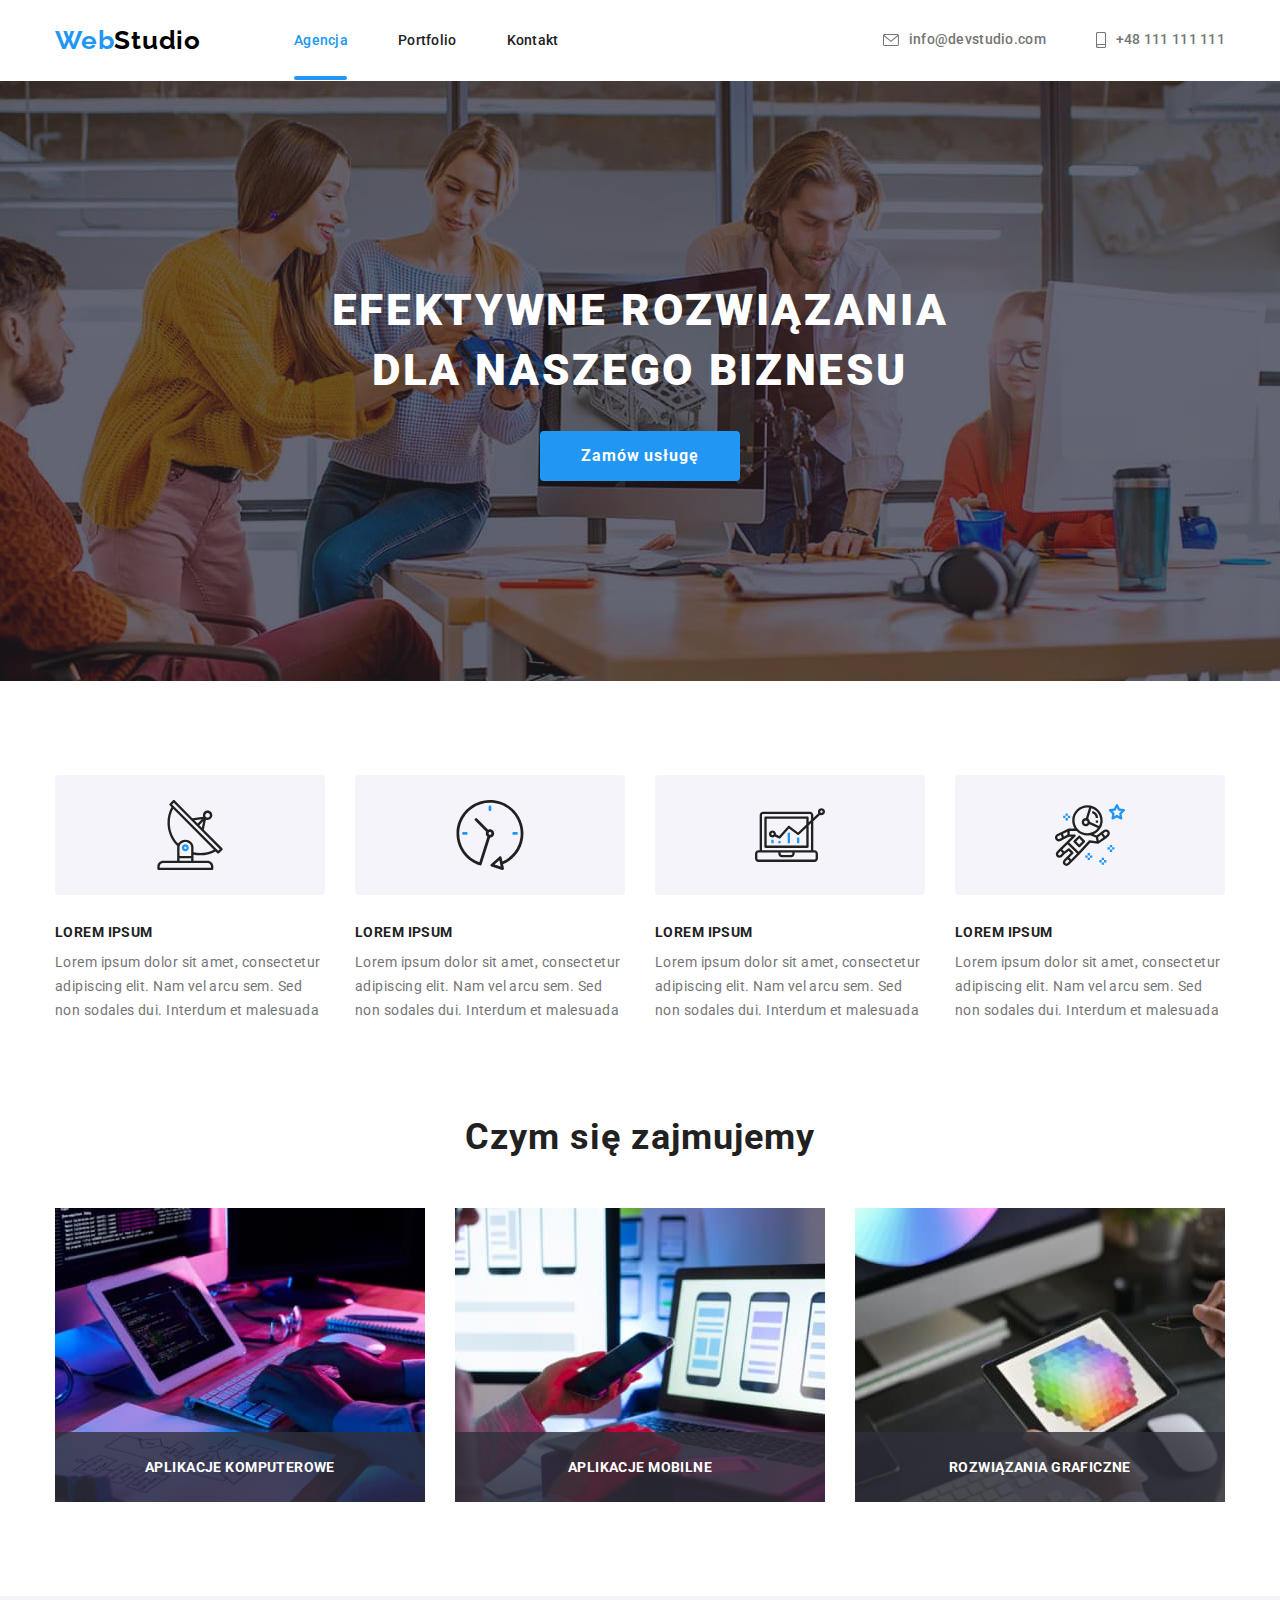
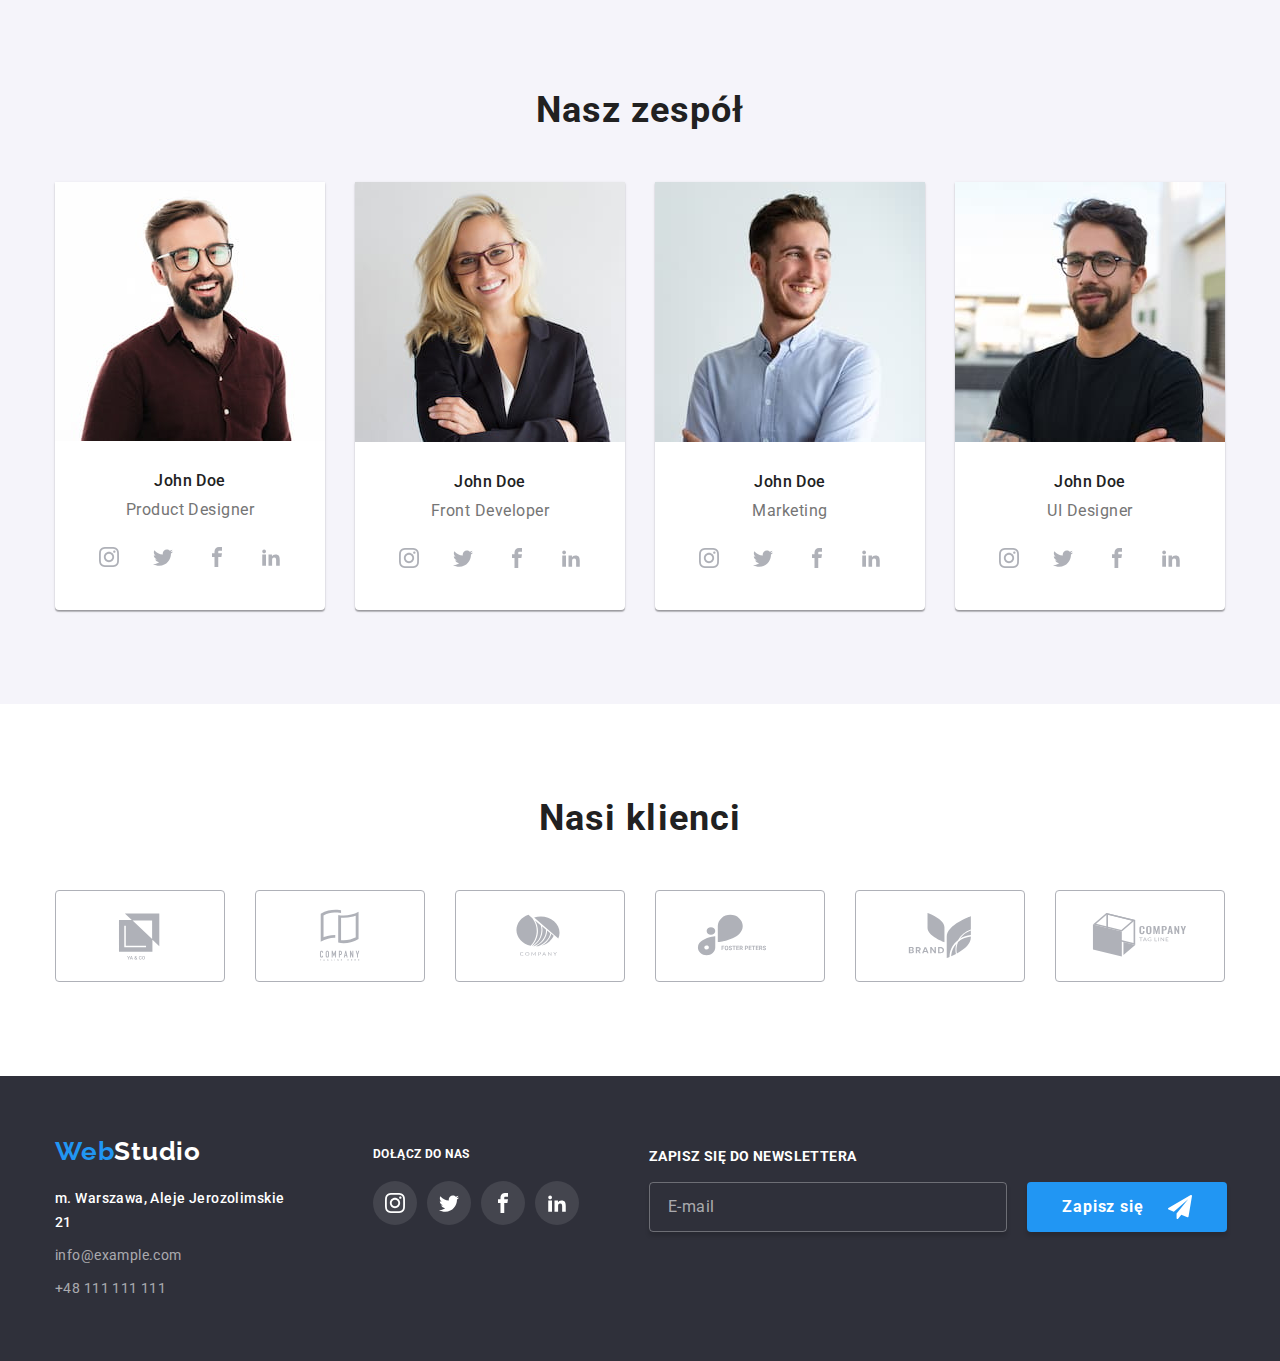
<file: index.html>
<!DOCTYPE html>
<html lang="en">

<head>
    <title>WebStudio Site</title>
    <meta charset="utf-8" />
    <meta name="description" content="Main Page Webstudio's Company" />
    <link rel="stylesheet" href="./css/modern-normalize.min.css" />
    <link rel="stylesheet" href="./css/style.css" />
    <!-- Czcionki -->
    <link rel="preconnect" href="https://fonts.googleapis.com">
    <link rel="preconnect" href="https://fonts.gstatic.com" crossorigin>
    <link
        href="https://fonts.googleapis.com/css2?family=Raleway:wght@700&family=Roboto:wght@400;500;700;900&display=swap"
        rel="stylesheet">
</head>

<body>
        
    
        
    <header>
            
        <div class="container header-mp">

        
                <a href="./index.html" class="first-half-webstudio">Web<span
                        class="second-half-webstudio">Studio</span></a>
                    
                <nav class="header-nav">
                    
                
                    <ul class="header-list">
                        <li class="pseudo-agency"><a href="#agencja" class="agency-color">Agencja</a></li>
                        <li><a href="./portfolio.html" class="portfolio-color">Portfolio</a></li>
                        <li><a href="#kontakt" class="contact-color">Kontakt</a></li>
                            </ul>
                            
                </nav>
                            <ul class="contact-mp">

                        <li><a href="mailto:info@devstudio.com" class="mail-color">
                            <svg class="letter-icon" width="16px" heigh="12px">
                                <use href="./icons.svg#icon-letter"></use>
                            </svg>info@devstudio.com</a></li>

                        <li><a href="tel:+48111111111" class="number-color">
                            <svg class="phone-icon" width="10px" heigh="16px">
                                <use href="./icons.svg#icon-phone">
                            </use></svg>+48 111 111 111</a></li>

                            </ul>

        </div>
    </header>

    <main>

        
    <section class="first-class">
        
        <div class="container">
            
        <h1 class="main-page-text">EFEKTYWNE ROZWIĄZANIA DLA NASZEGO BIZNESU</h1>
        
            <button type="button" class="first-button" data-modal-open>Zamów usługę</button>

                
        </div>
        
    </section>
        

    <section class="section">
        <div class="container">
        <ul class="lorem-text">
            <li>
                <div class="lorem-box">
                <svg class="lorem-images" width="70px" height="70px" href="#"><use href="./icons.svg#icon-anthena"></use>
                </svg>
                </div>
                <h2>LOREM IPSUM</h2>
                <p>Lorem ipsum dolor sit amet, consectetur adipiscing elit. Nam vel arcu sem. Sed non sodales
                    dui. Interdum
                    et malesuada</p>
            </li>
            <li>
                <div class="lorem-box">
                <svg class="lorem-images" width="70px" height="70px" href="#"><use href="./icons.svg#icon-clock" ></use>
                </svg>
                </div>

                <h2>LOREM IPSUM</h2>
                <p>Lorem ipsum dolor sit amet, consectetur adipiscing elit. Nam vel arcu sem. Sed non sodales
                    dui. Interdum
                    et malesuada</p>
                
            </li>
            <li>
                <div class="lorem-box">
                <svg class="lorem-images" width="70px" height="70px" href="#"><use href="./icons.svg#icon-computer"></use>
                </svg>
                </div>

                <h2>LOREM IPSUM</h2>
                <p>Lorem ipsum dolor sit amet, consectetur adipiscing elit. Nam vel arcu sem. Sed non sodales
                    dui. Interdum
                    et malesuada</p>
            </li>
            <li>
                <div class="lorem-box">
                <svg class="lorem-images" width="70px" height="70px" href="#"><use href="./icons.svg#icon-astronaut"></use>
                </svg>
                </div>
                
                <h2>LOREM IPSUM</h2>
                <p>Lorem ipsum dolor sit amet, consectetur adipiscing elit. Nam vel arcu sem. Sed non sodales
                    dui. Interdum
                    et malesuada</p>  
            </li>
        </ul>
        </div>
        </section>
    

    <section class="section photos-section">
        <div class="container">
        <h2>Czym się zajmujemy</h2>
        <ul class="photos-list">
            <div class="aps-box">
            <li>
                
                <img src="images/p1git.jpg"
                    alt="Programmer coding in his office. Whole room shinig red. There are many office stuff on desk."
                    width="370" height="294" />
            </li>
            <p class="aps-text">APLIKACJE KOMPUTEROWE</p>
            </div>
            
            <div class="aps-box">
            <li>
                <img src="images/p2git.jpg"
                    alt="Somebody testing or making mobile app and holing phone in hand. There is 3 different mobile skin on destkop to chose."
                    width="370" height="294" />
            </li>
            <p class="aps-text">APLIKACJE MOBILNE</p>
            </div>
            <div class="aps-box">
            <li>
                <img src="images/p3git.jpg"
                    alt="Somebody holding tablet in hand. You can see full color's palle on tablet's desktop. Maybe somebody's picking theme color to new page."
                    width="370" height="294" />
            </li>
            <p class="aps-text">ROZWIĄZANIA GRAFICZNE</p>
            </div>
        </ul>
        </div>
    </section>

    <section class="section our-team">
        <div class="container">
        <h2>Nasz zespół</h2>
        <ul class="team-img">
            <li class="team-back">
                <img src="images/t1.jpg"
                    alt="John Doe. Product Designer - young, smiling dark-brown hair and full beard man with black glasses and burgundy t-shirt."
                    width="270" height="260" />
                    <div class="team-box">
                <h3>John Doe</h3>
                <p>Product Designer</p>
                <ul class="social-icons">
                    <li><svg href="#" width="20px" height="20px">
                        <use href="./icons.svg#icon-instagram"></use>
                    </svg></li>
                
                    <li><svg href="#" width="20px" height="20px">
                        <use href="./icons.svg#icon-twitter"></use>
                    </svg></li>
                
                    <li><svg href="#" width="20px" height="20px">
                        <use href="./icons.svg#icon-facebook"></use>
                    </svg></li>
                
                    <li><svg href="#" width="20px" height="20px">
                        <use href="./icons.svg#icon-linkedin"></use>
                    </svg></li>
                </ul>
                    </div>

            </li>
            <li class="team-back">
                <img src="images/t2.jpg"
                    alt="John Doe. Front Developer - young, smiling blonde women with brown glasses and dark blue jacket."
                    width="270" height="260" />
                    <div class="team-box">
                <h3>John Doe</h3>
                <p>Front Developer</p>

                <ul class="social-icons">
                    <li><svg href="#" width="20px" height="20px">
                        <use href="./icons.svg#icon-instagram"></use>
                    </svg></li>
                
                    <li><svg href="#" width="20px" height="20px">
                        <use href="./icons.svg#icon-twitter"></use>
                    </svg></li>
                
                    <li><svg href="#" width="20px" height="20px">
                        <use href="./icons.svg#icon-facebook"></use>
                    </svg></li>
                
                    <li><svg href="#" width="20px" height="20px">
                        <use href="./icons.svg#icon-linkedin"></use>
                    </svg></li>
                </ul>
                    </div>

            </li>
            <li class="team-back">
                <img src="images/t3.jpg"
                    alt="John Doe. Marketing - young, smiling dark blonde man in light blue button-down shirt."
                    width="270" height="260" />
                    <div class="team-box">
                <h3>John Doe</h3>
                <p>Marketing</p>

                <ul class="social-icons">
                    <li><svg href="#" width="20px" height="20px">
                        <use href="./icons.svg#icon-instagram"></use>
                    </svg></li>
                
                    <li><svg href="#" width="20px" height="20px">
                        <use href="./icons.svg#icon-twitter"></use>
                    </svg></li>
                
                    <li><svg href="#" width="20px" height="20px">
                        <use href="./icons.svg#icon-facebook"></use>
                    </svg></li>
                
                    <li><svg href="#" width="20px" height="20px">
                        <use href="./icons.svg#icon-linkedin"></use>
                    </svg></li>
                </ul>
                    </div>

            </li>
            <li class="team-back">
                <img src="images/t4.jpg"
                    alt="John Doe. UI Designer - young smiling brunette man with full beard. It's a man in style of all women i think. He's waering black t-shirt and black glasses."
                    width="270" height="260" />
                    <div class="team-box">
                <h3>John Doe</h3>
                <p>UI Designer</p>
            

            <ul class="social-icons">
                <li><svg href="#" width="20px" height="20px">
                    <use href="./icons.svg#icon-instagram"></use>
                </svg></li>

                <li><svg href="#" width="20px" height="20px">
                    <use href="./icons.svg#icon-twitter"></use>
                </svg></li>

                <li><svg href="#" width="20px" height="20px">
                    <use href="./icons.svg#icon-facebook"></use>
                </svg></li>

                <li><svg href="#" width="20px" height="20px">
                    <use href="./icons.svg#icon-linkedin"></use>
                </svg></li>
            </ul>
                </div>
                
            </li>
        </ul>
        </div>
    </section>
    
    
    <section class="section">
        <div class="container our-clients">
        <h2>Nasi klienci</h2>
        <ul class="clients-icons">

        <li><svg href="#" width="106px" height="60px">
            <use href="./icons.svg#icon-Logo-1"></use>
        </svg></li>

        <li><svg href="#" width="106px" height="60px">
            <use href="./icons.svg#icon-Logo-2"></use>
        </svg></li>

        <li><svg href="#" width="106px" height="60px">
            <use href="./icons.svg#icon-Logo-3"></use>
        </svg></li>

        <li><svg href="#" width="106px" height="60px">
            <use href="./icons.svg#icon-Logo-4"></use>
        </svg></li>

        <li><svg href="#" width="106px" height="60px">
            <use href="./icons.svg#icon-Logo-5"></use>
        </svg></li>

        <li><svg href="#" width="106px" height="60px">
            <use href="./icons.svg#icon-Logo-6"></use>
        </svg></li>

        </ul>
        </div>
    </section>
    </main>

    <footer>
    
        <section class="section footer-bg">
            <div class="container adress-box">
                
                <div>
            <address>
        <a href="./index.html" class="first-half-bot"><span>Web</span><span class="second-half-bot">Studio</span></a>
                
                
            <ul>
                <li><a href="https://goo.gl/maps/rs3VnenkmmgVE36X9" target="_blank" rel="noopener noreferrer nofollow"><span class="adress-color">m. Warszawa, Aleje Jerozolimskie 21</span></a></li>
                <li><a href="meilto:info@exampe.com" class="mail-color-bot">info@example.com</a></li>
                <li><a href="tel:+48111111111"><span class="number-color-bot">+48 111 111 111</span></a></li>
            </ul>
            </address>
                </div>
            
                <div>
                    <h5 class="join-us">DOŁĄCZ DO NAS</h5>  
                    <ul class="footer-box">
                    <li><svg href="#" width="20px" height="20px">
                        <use href="./icons.svg#icon-instagram"></use>
                    </svg></li>
                
                    <li><svg href="#" width="20px" height="20px">
                        <use href="./icons.svg#icon-twitter"></use>
                    </svg></li>
                
                    <li><svg href="#" width="20px" height="20px">
                        <use href="./icons.svg#icon-facebook"></use>
                    </svg></li>
                
                    <li><svg href="#" width="20px" height="20px">
                        <use href="./icons.svg#icon-linkedin"></use>
                    </svg></li>
                    </ul>
                        
                </div class=ppage-footer-second-flexbox>
                    <form>
                        <label class="newsletter-label">
                            <span>ZAPISZ SIĘ DO NEWSLETTERA</span>
                        </label>
                        <input
                        type="email"
                        name="newsletter-email"
                        placeholder="E-mail"
                        id="email-id"
                        class="newsletter-input">
                    </form>
                    <div class="newsletter-button-flex">
                        <button type="button" class="newsletter-button"><span class="newsletter-button-span">Zapisz się</span>
                            <svg class="newsletter-icon" width="24px" height="24px">
                                <use href="./icons.svg#icon-paper-plane"></use>
                            </svg>
                        </button>
                    </div>
                </div>
        </div>
        </section>
        
    </footer>
        <div class="backdrop is-hidden" data-modal>
            <div class="modal">
                
            <button type="button" class="x-button" data-modal-close><svg class="x-symbol" width="18px" height="18px">
                <use href="./icons.svg#icon-x"></use></svg>
            </button>
            <div class="form-box">
            <h1>Zostaw swoje dane w Formularzu</h1>
            
            <form class="form-after">
                <p>Imie</p>
                <label class="icon-after">
                    <input type="text" name="name" placeholder=""/>
                </label>
                <p>Telefon</p>
                <label>Telefon
                    <input type="text" name="name" placeholder="" />
                </label>
            </div>
                
            </form>

        </div>
            </div>


    <script src="./js/modal.js"></script>
</body>

</html>
</file>
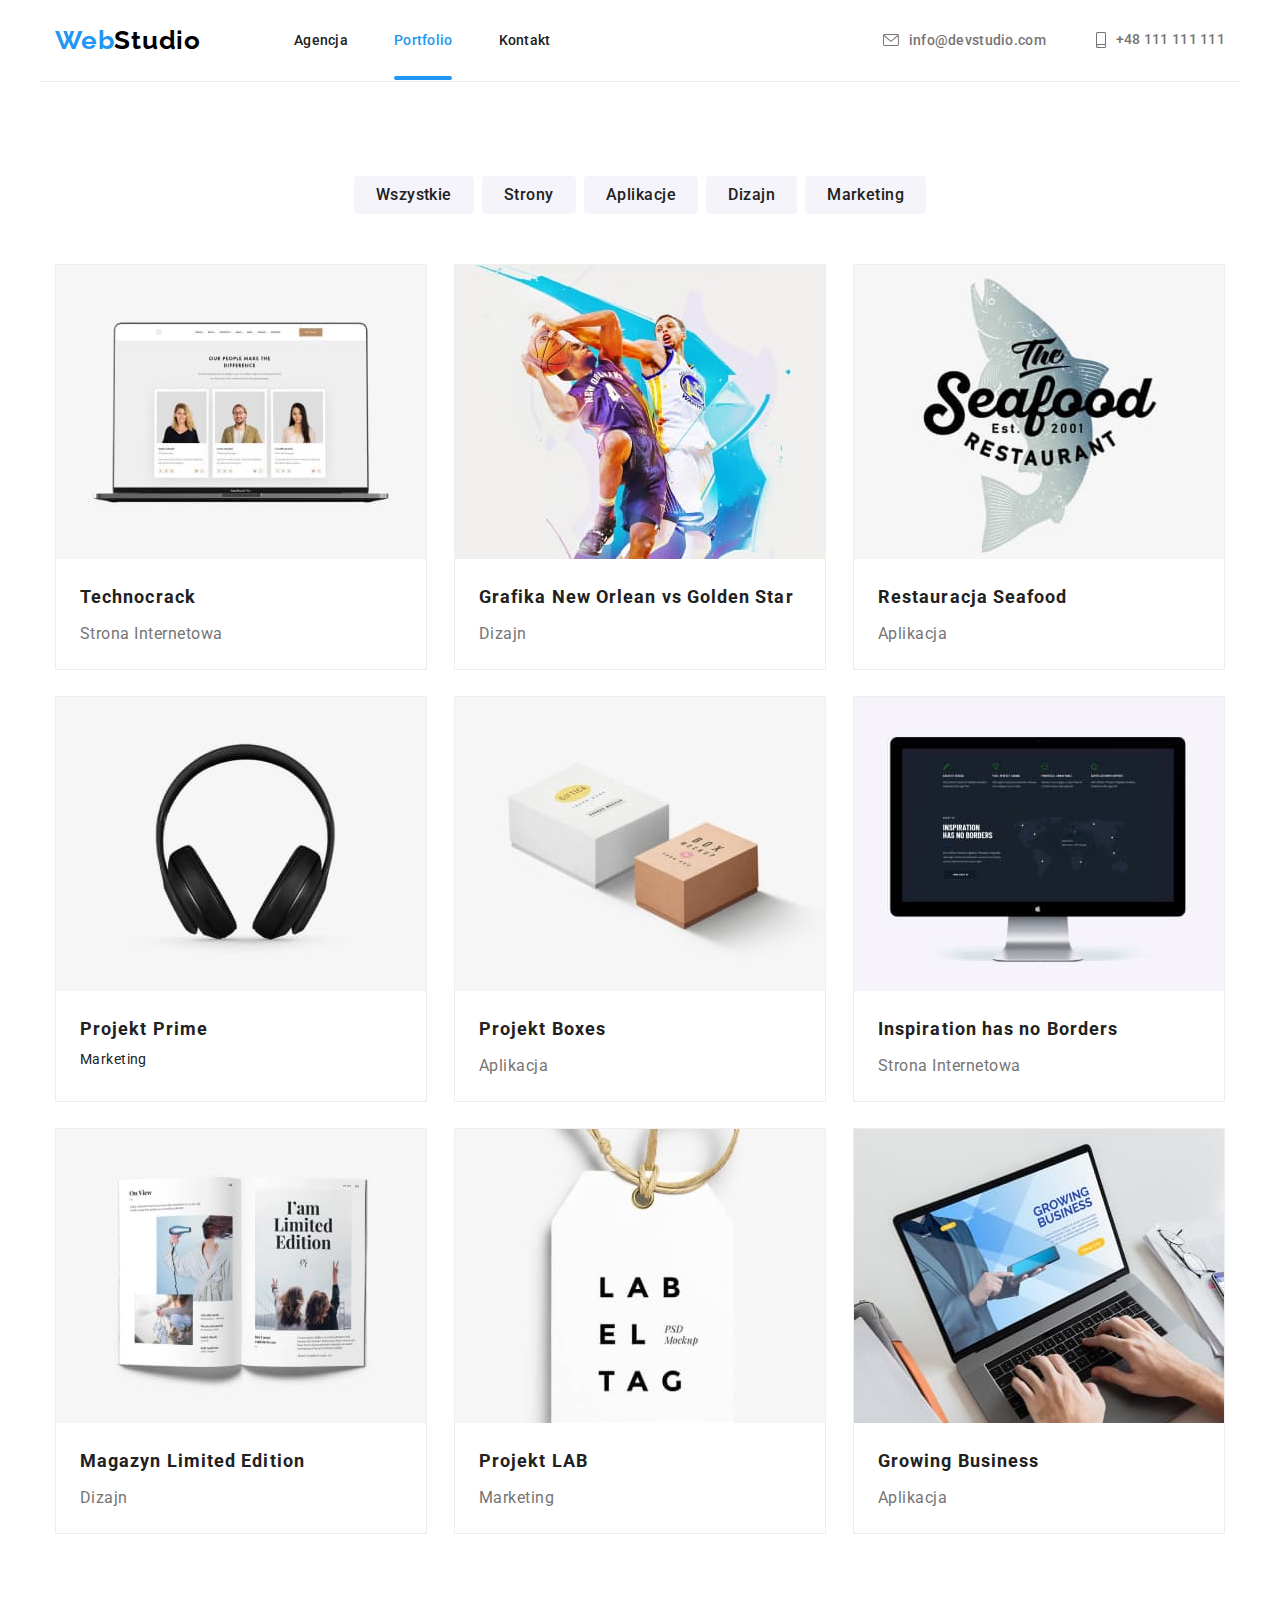
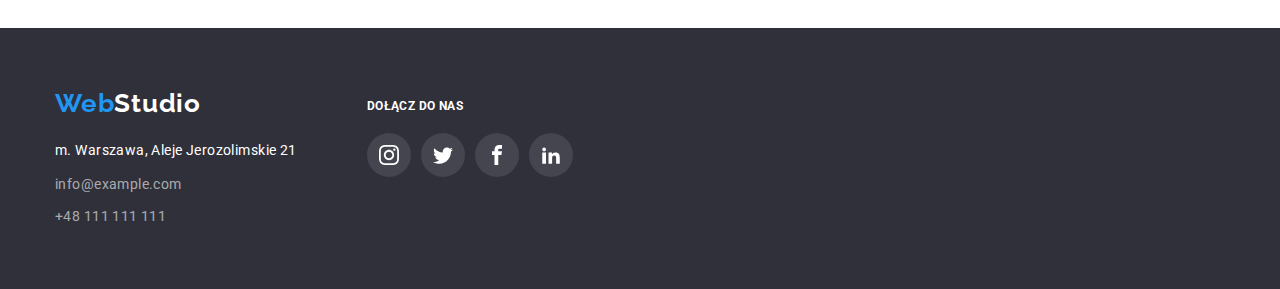
<file: portfolio.html>
<!DOCTYPE html>
<html lang="en">
<!-- Metadane-->

<head>
    <title>Portfolio</title>
    <meta charset="utf-8" />
    <meta name="description" content="Portfolio firmy WebStudio" />
    <link rel="stylesheet" href="./css/modern-normalize.min.css" />
    <link rel="stylesheet" href="./css/style.css" />
    <!-- Czcionki -->
    <link rel="preconnect" href="https://fonts.googleapis.com">
    <link rel="preconnect" href="https://fonts.gstatic.com" crossorigin>
    <link
        href="https://fonts.googleapis.com/css2?family=Raleway:wght@700&family=Roboto:wght@400;500;700;900&display=swap"
        rel="stylesheet">

</head>

<body>
<!-- Nagłówek strony -->
<header>
    
    <div class="container header-port">
    <a href="./index.html" class="first-half-webstudio">Web<span class="second-half-webstudio">Studio</span></a>
    <!-- Dane nawigacyjne-->

    <nav class="header-ppage">

            <ul class="ppage-list">
            <li><a href="./index.html" class="agency-ppage">Agencja</a></li>
            <li class="pseudo-portfolio"><a href="./portfolio.html" class="portfolio-ppage">Portfolio</a></li>
            <li><a href="#kontakt" class="contact-ppage">Kontakt</a></li>
            </ul>
    </nav>

            <ul class="contact-ppage-ul">

            <li><a href="mailto:info@devstudio.com" class="mail-ppage"><svg class="letter-icon">
                <use href="./icons.svg#icon-letter"></use>
            </svg>info@devstudio.com</a></li>
            
            <li><a href="tel:+48111111111" class="number-ppage"><svg class="phone-icon">
                <use href="./icons.svg#icon-phone">
                </use></svg>+48 111 111 111</a></li>

            </ul>
    </div>

</header>

<main>
    <!-- Zakładki strony portfolio-->
    <div class="container">
    <ul class="all-buttons">
        <li><button class="all-button" type="button">Wszystkie</button></li>
        <li><button class="pages-button" type="button">Strony</button></li>
        <li><button class="apps-button" type="button">Aplikacje</button></li>
        <li><button class="design-button" type="button">Dizajn</button></li>
        <li><button class="marketing-button" type="button">Marketing</button></li>
    </ul>
    
    <!-- "Wszystkie" zdjęcia z opisami projektów -->
    <section class="photos-box">
        <ul class="photos">
            <!-- Pierwsza Trójka-->
                
            <li>
                <div class="overlay-box">
                <img src="images/technocrack.jpg" alt="Opened Lapotop with 3 profiles of CV on screen" width="370"
                    height="294" />
                    <div class="overlay">
                    <p class="over-paragraph">
                        Technocrack jest popularną platformą wykorzystywaną do
                        rozpowszechniania koronawirusa. Firmy wykorzystują tę
                        platformę do celów szpiegowskich i ataków na niezabezpieczone
                        serwery konkurencji
                    </p>
                    </div>
                    </div>

                <figcaption>
                <h3>Technocrack</h3>
                <p class="ppage-paragraph">Strona Internetowa</p>
                </figcaption>
            </li>
            
            <li>
                <div class="overlay-box">
                <img src="images/nba.jpg" alt="Two basketball players in the air fighit for the ball" width="370px"
                    height="294px" />
                    <div class="overlay">
                        <p class="over-paragraph">
                            Technocrack jest popularną platformą wykorzystywaną do
                            rozpowszechniania koronawirusa. Firmy wykorzystują tę
                            platformę do celów szpiegowskich i ataków na niezabezpieczone
                            serwery konkurencji
                        </p>
                    </div>
                </div>
                    <figcaption>
                <h3>Grafika New Orlean vs Golden Star</h3>
                <p class="ppage-paragraph">Dizajn</p>
                    </figcaption>
            </li>
            <li>
                <div class="overlay-box">
                <img src="images/seafood.jpg" alt="Seafood restaurant logotype, which has existed since 2001y."
                    width="370" height="294" />
                    <div class="overlay">
                        <p class="over-paragraph">
                            Technocrack jest popularną platformą wykorzystywaną do
                            rozpowszechniania koronawirusa. Firmy wykorzystują tę
                            platformę do celów szpiegowskich i ataków na niezabezpieczone
                            serwery konkurencji
                        </p>
                    </div>
                </div>
                    <figcaption>
                <h3>Restauracja Seafood</h3>
                <p class="ppage-paragraph">Aplikacja</p>
                    </figcaption>
            </li>
            <!-- Druga Trójka -->
            <li>
                <div class="overlay-box">
                <img src="images/projekt-prime.jpg" alt="Black headphones on white background. Realy detalic picture."
                    width="370" height="294" />
                    <div class="overlay">
                        <p class="over-paragraph">
                            Technocrack jest popularną platformą wykorzystywaną do
                            rozpowszechniania koronawirusa. Firmy wykorzystują tę
                            platformę do celów szpiegowskich i ataków na niezabezpieczone
                            serwery konkurencji
                        </p>
                    </div>
                    </div>
                    <figcaption>
                <h3>Projekt Prime</h3>
                <p>Marketing</p>
                </figcaption>
            </li>
            <li>
                <div class="overlay-box">
                <img src="images/projekt-boxes.jpg"
                    alt="Two packages on whit background. One box is White colour, one is Brown" width="370"
                    height="294" />
                    <div class="overlay">
                        <p class="over-paragraph">
                            Technocrack jest popularną platformą wykorzystywaną do
                            rozpowszechniania koronawirusa. Firmy wykorzystują tę
                            platformę do celów szpiegowskich i ataków na niezabezpieczone
                            serwery konkurencji
                        </p>
                    </div>
                </div>
                    <figcaption>
                <h3>Projekt Boxes</h3>
                <p class="ppage-paragraph">Aplikacja</p>
                    </figcaption>
            </li>
            <li>
                <div class="overlay-box">
                <img src="images/inspiration.jpg" alt="Slim desktop monitor on white background." width="370"
                    height="294" />
                    <div class="overlay">
                        <p class="over-paragraph">
                            Technocrack jest popularną platformą wykorzystywaną do
                            rozpowszechniania koronawirusa. Firmy wykorzystują tę
                            platformę do celów szpiegowskich i ataków na niezabezpieczone
                            serwery konkurencji
                        </p>
                    </div>
                </div>
                    <figcaption>
                <h3>Inspiration has no Borders</h3>
                <p class="ppage-paragraph">Strona Internetowa</p>
                    </figcaption>
            </li>
            <!-- Trzecia Trójka -->
            <li>
                <div class="overlay-box">
                <img src="images/magazine.jpg" alt="Nice looking limited edition's magazine on white background."
                    width="370" height="294" />
                    <div class="overlay">
                        <p class="over-paragraph">
                            Technocrack jest popularną platformą wykorzystywaną do
                            rozpowszechniania koronawirusa. Firmy wykorzystują tę
                            platformę do celów szpiegowskich i ataków na niezabezpieczone
                            serwery konkurencji
                        </p>
                    </div>
                </div>
                    <figcaption>
                <h3>Magazyn Limited Edition</h3>
                <p class="ppage-paragraph">Dizajn</p>
                    </figcaption>
            </li>
            <li>
                <div class="overlay-box">
                <img src="images/projekt-lab.jpg" alt="White label with cord and letters on itself." width="370"
                    height="294" />
                    <div class="overlay">
                        <p class="over-paragraph">
                            Technocrack jest popularną platformą wykorzystywaną do
                            rozpowszechniania koronawirusa. Firmy wykorzystują tę
                            platformę do celów szpiegowskich i ataków na niezabezpieczone
                            serwery konkurencji
                        </p>
                    </div>
                </div>
                    <figcaption>
                <h3>Projekt LAB</h3>
                <p class="ppage-paragraph">Marketing</p>
                    </figcaption>
            </li>
            <li>
                <div class="overlay-box">
                <img src="images/growing-business.jpg"
                    alt="Somebody's writing on notebok, there is glasses and other stuff on desk." width="370"
                    height="294" />
                    <div class="overlay">
                        <p class="over-paragraph">
                            Technocrack jest popularną platformą wykorzystywaną do
                            rozpowszechniania koronawirusa. Firmy wykorzystują tę
                            platformę do celów szpiegowskich i ataków na niezabezpieczone
                            serwery konkurencji
                        </p>
                    </div>
                </div>
                    <figcaption>
                <h3>Growing Business</h3>
                <p class="ppage-paragraph">Aplikacja</p>
                    </figcaption>
            </li>
        </ul>
        </div>
    </section>
</main>

<!-- Stopka -->
<footer>

    <section class="section footer-section">
        <div class="container adress-box-ppage">
            
            <div>
        <address>
    <a href="./index.html" class="first-half-webstudio"><span>Web</span><span
            class="second-half-webstudio-bot">Studio</span></a>
            
            <ul>
            <li><a href="https://goo.gl/maps/rs3VnenkmmgVE36X9" target="_blank" rel="noopener noreferrer nofollow"><span class="adress-ppage">m. Warszawa, Aleje Jerozolimskie 21</span></a></li>
            <li><a href="meilto:info@exampe.com" class="mail-color-foot-ppage">info@example.com</a></li>
            <li><a href="tel:+48111111111"><span class="number-foot-ppage">+48 111 111 111</span></a></li>
            </ul>
            </address>
            </div>

            <div>
                <h5 class="join-us-ppage">DOŁĄCZ DO NAS
                </h5>
                <ul class="footer-box-ppage">
                    <li><svg href="#" width="20px" height="20px">
                            <use href="./icons.svg#icon-instagram"></use>
                        </svg></li>
            
                    <li><svg href="#" width="20px" height="20px">
                            <use href="./icons.svg#icon-twitter"></use>
                        </svg></li>
            
                    <li><svg href="#" width="20px" height="20px">
                            <use href="./icons.svg#icon-facebook"></use>
                        </svg></li>
            
                    <li><svg href="#" width="20px" height="20px">
                            <use href="./icons.svg#icon-linkedin"></use>
                        </svg></li>
                </ul>
            </div>

        

            </div>
    </section>

</footer>

</body>
</html>
</file>
<file: css/style.css>
@import url('https://fonts.googleapis.com/css2?family=Raleway:wght@700&family=Roboto:wght@400;500;700;900&display=swap');


:root {
    --main-font: Roboto, sans-serif;
    --background-color: #FFFFFF;
    --main-text-color: #212121;
    --elements-color: #2196F3;
    --pure-black-color: #000000;
    --mail-and-numeber-color: #757575;
    --dark-background-color: #2F303A;
    --white-letters: #FFFFFF;
    --light-text-color: #757575;
    --main-background-color: #E5E5E5;
    --icon-color: #afb1b8;
    --footer-text-color: rgba(255, 255, 255, 0.6);
    --team-section: #F5F4FA;
    --footer-adress-color: #FFFFFF;
    --header-border-bottom: #ECECEC;
    --photos-box-border: #EEEEEE;
    --photos-box-background: #FFFFFF;
    --buttons-ppage-bg-color: #F5F4FA;
    --border-icon-clients: #AFB1B8;
    --footer-social-icon-background: rgba(255, 255, 255, 0.1);
}

body {
    font-family: var(--main-font);
    color: var(--main-text-color);
    background-color: var(--background-color);
    letter-spacing: 0.03em;
    font-size: 14px;
}


h1,
h2,
h3,
h4,
h5,
h6,
p {
    margin: 0;
}

img {
    display: block;
    max-width: 100%;
    height: auto;
}

button {
    display: block;
    cursor: pointer;
    border: none;
    border-radius: 4px;
}

ul,
ol {
    list-style: none;
    padding-left: 0;
    margin: 0;
}

a {
    text-decoration: none;
}

.section {
    padding-top: 94px;
    padding-bottom: 94px;
}

.container {
    width: 1200px;
    margin: 0 auto;
    padding: 0 15px;
}

/** początek strony**/

/** OUTLINE 
* {
    outline: 1px solid seagreen;
    
}

**/

.header-ppage {
    padding: 32px 0;
    margin-left: 93px;
}

.contact-ppage-ul {
    display: flex;
    margin-left: auto;
    gap: 50px;
}

.header-list {
    display: flex;
    margin-left: auto;
    gap: 50px;
}

.header-nav {
    padding: 32px 0;
    margin-left: 93px;
}

.header-mp {
    display: flex;
    align-items: center;
}

.newsletter-label >span {
    font-size: inherit;
}

.overlay-box {
    position: relative;
    overflow: hidden;
}

.form-after>p::before {
    content: url(//icons.svg#icon-x);
    width: 18px;
    height: 18px;
}

.overlay {
    height: 294px;
    width: 370px;
    position: absolute;
    background-color: rgba(33, 150, 243, 0.9);
    overflow: hidden;
    transition-duration: 250ms;
        transition-timing-function: cubic-bezier(0.4, 0, 0.2, 1);
}

.overlay-box:hover .overlay {
    transform: translateY(-294px);
    overflow: visible;
    transition-duration: 250ms;
        transition-timing-function: cubic-bezier(0.4, 0, 0.2, 1);
}


.over-paragraph {
    display: flex;
    margin-top: 49px;
    color: var(--footer-adress-color);
    font: inherit;
    font-weight: 400;
    font-size: 18px;
    line-height: 28px;
    letter-spacing: 0.03em;
    height: 294px;
}


.agency-color:hover {
    color: var(--elements-color);
    transition-duration: 250ms;
        transition-timing-function: cubic-bezier(0.4, 0, 0.2, 1);
}

.agency-color:focus {
    color: var(--elements-color);
    transition-duration: 250ms;
        transition-timing-function: cubic-bezier(0.4, 0, 0.2, 1);
}

.portfolio-color:hover {
    color: var(--elements-color);
    transition-duration: 250ms;
        transition-timing-function: cubic-bezier(0.4, 0, 0.2, 1);
}

.portfolio-color:focus {
    color: var(--elements-color);
    transition-duration: 250ms;
        transition-timing-function: cubic-bezier(0.4, 0, 0.2, 1);
}

.contact-color:hover {
    color: var(--elements-color);
    transition-duration: 250ms;
        transition-timing-function: cubic-bezier(0.4, 0, 0.2, 1);
}

.contact-color:focus {
    color: var(--elements-color);
    transition-duration: 250ms;
        transition-timing-function: cubic-bezier(0.4, 0, 0.2, 1);
}

.mail-color:hover {
    color: var(--elements-color);
    transition-duration: 250ms;
        transition-timing-function: cubic-bezier(0.4, 0, 0.2, 1);
}

.mail-color:focus {
    color: var(--elements-color);
    transition-duration: 250ms;
        transition-timing-function: cubic-bezier(0.4, 0, 0.2, 1);
}

.number-color:hover {
    color: var(--elements-color);
    transition-duration: 250ms;
        transition-timing-function: cubic-bezier(0.4, 0, 0.2, 1);
}n

.number-color:focus {
    color: var(--elements-color);
    transition-duration: 250ms;
        transition-timing-function: cubic-bezier(0.4, 0, 0.2, 1);
}

.mail-ppage:hover {
    color: var(--elements-color);
    transition-duration: 250ms;
        transition-timing-function: cubic-bezier(0.4, 0, 0.2, 1);
}

.mail-ppage:focus {
    color: var(--elements-color);
    transition-duration: 250ms;
        transition-timing-function: cubic-bezier(0.4, 0, 0.2, 1);
}

.number-ppage:hover {
    color: var(--elements-color);
    transition-duration: 250ms;
        transition-timing-function: cubic-bezier(0.4, 0, 0.2, 1);
}

.number-ppage:focus {
    color: var(--elements-color);
    transition-duration: 250ms;
        transition-timing-function: cubic-bezier(0.4, 0, 0.2, 1);
}

.letter-icon {
    width: 16px;
    height: 12px;
    margin-right: 10px;
    fill: currentColor;
}

.phone-icon {
    width: 10px;
    height: 16px;
    margin-right: 10px;
    fill: currentColor;
}



/** footer - main page **/ 


.footer-bg {
    background: var(--dark-background-color);
    padding: 60px 0;
}



.footer-section {
    padding: 60px 0;
    background: var(--dark-background-color);

}

.first-class {
    background-image: linear-gradient(rgba(47, 48, 58, 0.4),rgba(47, 48, 58, 0.4)), url('../images/main-theme.jpg');
    background-size: cover;
    padding: 200px 0;
    max-width: 1600px;
    height: 600px;
    background-position: center;
    background-repeat: no-repeat;
    margin: 0 auto;


}

.lorem-box {
    background-color: var(--buttons-ppage-bg-color);
    height: 120px;
    justify-content: center;
    align-items: center;
    display: flex;
    margin-bottom: 30px;
    border-radius: 4px;
}

.main-page-text {
    font-style: normal;
    font-weight: 900;
    font-size: 44px;
    line-height: 1.36;
    letter-spacing: 0.06em;
    color: var(--white-letters);
    text-align: center;
    max-width: 696px;
    margin: 0 auto;
}


.first-button {
    border-radius: 4px;
    font-style: normal;
    font-weight: 700;
    font-size: 16px;
    line-height: 1.875;
    text-align: center;
    letter-spacing: 0.06em;
    color: var(--main-text-color);
    font-family: inherit;
    width: 200px;
    padding: 10px 0;  
    margin: 0 auto;
    margin-top: 30px;
}

.first-button {
    background-color: var(--elements-color);
    color: var(--footer-adress-color);
}

.agency-color {
    font-style: normal;
    font-weight: 500;
    font-size: 14px;
    line-height: 1.14;
    letter-spacing: 0.02em;
    color: var(--elements-color);
}

.pseudo-agency::after {
    content: '';
    display: block;
    position: absolute;
    top: 76px;
    height: 4px;
    background-color: var(--elements-color);
    width: 53px;
    border-radius: 2px;
}

.pseudo-portfolio::after {
    content: '';
    display: block;
    position: absolute;
    top: 76px;
    height: 4px;
    background-color: var(--elements-color);
    width: 58px;
    border-radius: 2px;
}


.portfolio-color {
    font-style: normal;
    font-weight: 500;
    font-size: 14px;
    line-height: 1.14;
    letter-spacing: 0.02em;
    color: var(--main-text-color);
}

.contact-color {
    font-style: normal;
    font-weight: 500;
    font-size: 14px;
    line-height: 1.14;
    letter-spacing: 0.02em;
    color: var(--main-text-color);
}

.mail-color {
    font-style: normal;
    font-weight: 500;
    font-size: 14px;
    line-height: 1.14;
    letter-spacing: 0.02em;
    color: var(--mail-and-numeber-color);
    display: flex;
    align-items: center;
    
}

.mail-color-bot {
    font-style: normal;
    font-weight: 400;
    font-size: 14px;
    line-height: 1.71;
    letter-spacing: 0.03em;
    color: rgba(255, 255, 255, 0.6);
    display: flex;
    padding-top: 9px;
}

.number-color {
    font-style: normal;
    font-weight: 500;
    font-size: 14px;
    line-height: 1.14;
    letter-spacing: 0.02em;
    color: #757575;
    display: flex;
    align-items: center;
}

.number-color-bot {
    font-style: normal;
    font-weight: 400;
    font-size: 14px;
    line-height: 1.71;
    letter-spacing: 0.03em;
    color: rgba(255, 255, 255, 0.6);
    display: flex;
    padding-top: 9px;
}

.first-half-webstudio {
    color: var(--elements-color);
    font-family: 'Raleway';
    font-style: normal;
    font-weight: 700;
    font-size: 26px;
    line-height: 1.19;
    letter-spacing: 0.03em;
}

.first-half-bot {
    color: var(--elements-color);
    font-family: 'Raleway';
    font-style: normal;
    font-weight: 700;
    font-size: 26px;
    line-height: 1.19;
    letter-spacing: 0.03em;

}

.second-half-webstudio-bot {
    color: var(--footer-adress-color);
}

.second-half-webstudio {
    color: var(--pure-black-color);
}

.second-half-bot {
    color: #FFFFFF;
}

.lorem-text {
        display: flex;
        gap: 30px;
        align-items: center;
        justify-content: center;
}

.lorem-text h2 {
    font-weight: 700;
    font-size: 14px;
    line-height: 1.14;
    letter-spacing: 0.03em;
    color: var(--main-text-color);
    text-transform: uppercase;
}

.lorem-text p {
    font-weight: 400;
    font-size: 14px;
    line-height: 1.71;
    color: var(--light-text-color);
    letter-spacing: 0.03em;
    margin-top: 10px;
}

.photos-section h2 {
    font-weight: 700;
    font-size: 36px;
    line-height: 1.16;
    letter-spacing: 0.03em;
    text-align: center;
    color: var(--main-text-color);
    display: flex;
    justify-content: space-around;
}

.photos-section {
    padding-top: 0;
}

.photos-list {
    display: flex;
    gap: 30px;
    padding: 50px 0 0 0;
    margin: 0 auto;
}

.aps-text {
    font-family: 'Roboto';
    font-style: normal;
    font-weight: 700;
    font-size: 14px;
    text-align: center;
    letter-spacing: 0.03em;
    text-transform: uppercase;
    color: var(--footer-adress-color);
    position: absolute;
    display: flex;
    background-color: rgba(47, 48, 58, 0.8);
    overflow: hidden;
    width: 370px;
    height: 70px;
    justify-content: center;
    align-items: center;
}

.aps-box {
    position: relative;
    display: flex;
    align-items: flex-end;
}


.newsletter-button {
    width: 200px;
    height: 50px;
    border-radius: 4px;
    background: #2196F3;
    box-shadow: 0px 4px 4px 0px rgba(0, 0, 0, 0.15);
    color: var(--background-color);
    display: flex;
    justify-content: center;
    gap: 24px;
    align-items: center;
    text-align: center;
    font-size: 16px;
    font-family: Roboto;
    font-weight: 700;
    line-height: 30px;
    letter-spacing: 0.96px;
}

.newsletter-icon {
    fill: var(--background-color);
}

.newsletter-label {
    color: var(--background-color);
    font-size: 14px;
    font-family: Roboto;
    font-weight: 700;
    letter-spacing: 0.42px;
    text-transform: uppercase;
    position: relative;
    top: 12px;
    
}

.newsletter-input {
    display: flex;
    flex-direction: column;
    margin-top: 30px;
    background-color: inherit;
    width: 358px;
    height: 50px;
    border-radius: 4px;
    border: 1px solid rgba(255, 255, 255, 0.30);
    background: rgba(33, 150, 243, 0.00);
    box-shadow: 0px 4px 4px 0px rgba(0, 0, 0, 0.15);
    color: var(--background-color);
}

.newsletter-input::placeholder {
    padding: 15px 295px 15px 16px;
    color: rgba(255, 255, 255, 0.60);
    font-size: 16px;
    font-family: Roboto;
    line-height: 20px;
    letter-spacing: 0.48px;
}

.newsletter-button-flex {
    position: relative;
    padding-top: 46px;
    left: -50px;
}

.modal {
    position: absolute;
    width: 528px;
    height: 581px;
    translate: -50% -50%;
    top: 50%;
    left: 50%;
    background: var(--background-color);
    box-shadow: 0px 2px 1px 0px rgba(0, 0, 0, 0.20),
        0px 1px 1px 0px rgba(0, 0, 0, 0.14),
        0px 1px 3px 0px rgba(0, 0, 0, 0.12);
    border-radius: 4px;
    display: flex;
    flex-direction: column;
    align-items: center;
    cursor: auto;
    transition-duration: 250ms;
    transition-timing-function: cubic-bezier(0.4, 0, 0.2, 1);
    z-index: 1;

    }

.backdrop {
    background: rgba(0, 0, 0, 0.2);
    height: 1025px;
    top: 0;
    left: 0;
    right: 0;
    position: fixed;

}

.is-hidden {
    pointer-events: none;
    visibility: visible;
    opacity: 0;
}

.x-button {
    position: relative;
    background: inherit;
    border-radius: 50%;
    height: 30px;
    width: 30px;
    border: solid 1px rgba(0, 0, 0, 0.10);
    margin-left: 480px;
    margin-top: 8px;
}

.form-box {
    display: inline-block;
    flex-wrap: nowrap;
    justify-content: center;
}


.form-box >h1 {
    display: flex;
    align-items: center;
}

.our-team {
    background-color: var(--team-section);

}

.x-symbol {
    font-size: 18px;
    fill: var(--pure-black-color);
    display: flex;
    flex-shrink: 0;
    justify-content: center;
}

.team-img {
    display: flex;
    gap: 30px;
    margin-top: 50px;
}

.team-img .team-back{
    background: var(--background-color);
    box-shadow: 0px 1px 3px rgba(0, 0, 0, 0.12),0px 1px 1px rgba(0, 0, 0, 0.14), 0px 2px 1px rgba(0, 0, 0, 0.2);
    border-radius: 0px 0px 4px 4px;
}

.social-icons {
    display: flex;
    gap: 10px;
    justify-content: center;
    
}

.team-box {
    padding: 30px 0;
}

.social-icons li {
    box-sizing: border-box;
    width: 44px;
    height: 44px;
    align-items: center;
    justify-content: center;
    display: flex;
    border-radius: 50%;
    fill: var(--icon-color);
    cursor: pointer;
}

.footer-box li {
    box-sizing: border-box;
    width: 44px;
    height: 44px;
    align-items: center;
    justify-content: center;
    display: flex;
    border-radius: 50%;
    fill: var(--background-color);
    background-color: var(--footer-social-icon-background);
    cursor: pointer;
}

.footer-box li:hover {
    background-color: var(--elements-color);
    transition-duration: 250ms;
        transition-timing-function: cubic-bezier(0.4, 0, 0.2, 1);
}

.footer-box-ppage li {
    box-sizing: border-box;
    width: 44px;
    height: 44px;
    align-items: center;
    justify-content: center;
    display: flex;
    border-radius: 50%;
    fill: var(--background-color);
    background-color: var(--footer-social-icon-background);
    cursor: pointer;
}

.footer-box-ppage li:hover {
    background-color: var(--elements-color);
    transition-duration: 250ms;
        transition-timing-function: cubic-bezier(0.4, 0, 0.2, 1);
}

.social-icons li:hover {
    fill: var(--white-letters);
    background-color: var(--elements-color);
    transition-duration: 250ms;
        transition-timing-function: cubic-bezier(0.4, 0, 0.2, 1);
}


.join-us {
    color: var(--background-color);
    padding: 12px 0 20px;
}

.join-us:hover {
    color: var(--elements-color);
    transition-duration: 250ms;
        transition-timing-function: cubic-bezier(0.4, 0, 0.2, 1);
}

.join-us-ppage {
    color: var(--background-color);
    padding: 12px 0 20px;
}

.join-us-ppage:hover {
    color: var(--elements-color);
    transition-duration: 250ms;
        transition-timing-function: cubic-bezier(0.4, 0, 0.2, 1);
}

.footer-box {
    display: flex;
    gap: 10px;
    fill: var(--background-color);
}

.footer-box-ppage {
    display: flex;
    gap: 10px;
    fill: var(--background-color);
}


.adress-box {
    display: flex;
    gap: 70px;
    max-height: 252px;
}

.adress-box-ppage {
    max-height: 252px;
    display: flex;
    gap: 70px;
    
}

.ppage-footer-second-flexbox {

}

.clients-icons {
    display: flex;
    gap: 30px;
    fill: currentColor;
    margin-top: 50px;
}

.clients-icons li {
    border: 1px solid currentColor;
    width: 170px;
    height: 92px;
    display: flex;
    align-items: center;
    justify-content: center;
    color: var(--border-icon-clients);
    border-radius: 4px;
    cursor: pointer;
}

.clients-icons li:hover {
    color: var(--elements-color);
    transition-duration: 250ms;
        transition-timing-function: cubic-bezier(0.4, 0, 0.2, 1);
}

.our-clients h2 {
    font-weight: 700;
    font-size: 36px;
    line-height: 1.16;
    letter-spacing: 0.03em;
    text-align: center;
    color: var(--main-text-color);
}

.our-team h2 {
    font-weight: 700;
    font-size: 36px;
    line-height: 1.16;
    letter-spacing: 0.03em;
    text-align: center;
    color: var(--main-text-color);
}

.our-team h3 {
    font-style: normal;
    font-weight: 500;
    font-size: 16px;
    line-height: 1.19;
    letter-spacing: 0.03em;
    color: var(--main-text-color);
    text-align: center;
}

.our-team p {
    font-style: normal;
    font-weight: 400;
    font-size: 16px;
    line-height: 1.19;
    letter-spacing: 0.03em;
    color: var(--light-text-color);
    text-align: center;
    margin: 10px 0 16px;
}

.bottom-foot {
    background-color: var(--dark-background-color);
}


/* druga strona */


.header-port {
    display: flex;
    align-items: center;
    justify-content: center;
    border-bottom: 1px solid var(--header-border-bottom);
}




.ppage-list {
    display: flex;
    align-items: center;
    gap: 46px;
}

.all-buttons {
    display: flex;
    gap: 8px;
    justify-content: center;
    padding: 94px 0 50px;
}


.contact-mp {
    display: flex;
    margin-left: auto;
    gap: 50px;
}

.contact-ppage-ul {
    display: flex;
    margin-left: auto;
    gap: 50px;
}

.all-button {
    font-style: normal;
    font-weight: 500;
    font-size: 16px;
    line-height: 1.62;
    letter-spacing: 0.03em;
    color: var(--main-text-color);
    font-family: inherit;
    display: flex;
    padding: 6px 22px;
}

.pages-button {
    font-style: normal;
    font-weight: 500;
    font-size: 16px;
    line-height: 1.62;
    letter-spacing: 0.03em;
    color: var(--main-text-color);
    font-family: inherit;
    display: flex;
    padding: 6px 22px;
}

.apps-button {
    font-style: normal;
    font-weight: 500;
    font-size: 16px;
    line-height: 1.62;
    letter-spacing: 0.03em;
    color: var(--main-text-color);
    font-family: inherit;
    display: flex;
    padding: 6px 22px;
}

.design-button {
    font-style: normal;
    font-weight: 500;
    font-size: 16px;
    line-height: 1.62;
    letter-spacing: 0.03em;
    color: var(--main-text-color);
    font-family: inherit;
    display: flex;
    padding: 6px 22px;
}

.marketing-button {
    font-style: normal;
    font-weight: 500;
    font-size: 16px;
    line-height: 1.62;
    letter-spacing: 0.03em;
    color: var(--main-text-color);
    font-family: inherit;
    display: flex;
    padding: 6px 22px;
}


.agency-ppage {
    font-style: normal;
    font-weight: 500;
    font-size: 14px;
    line-height: 1.14;
    letter-spacing: 0.02em;
    color: var(--main-text-color);
}

.agency-ppage:hover {
    color: var(--elements-color);
    transition-duration: 250ms;
        transition-timing-function: cubic-bezier(0.4, 0, 0.2, 1);
}

.agency-ppage:focus {
    color: var(--elements-color);
    transition-duration: 250ms;
        transition-timing-function: cubic-bezier(0.4, 0, 0.2, 1);
}

.portfolio-ppage {
    font-style: normal;
    font-weight: 500;
    font-size: 14px;
    line-height: 1.14;
    letter-spacing: 0.02em;
    color: var(--elements-color);

}

.contact-ppage {
    font-style: normal;
    font-weight: 500;
    font-size: 14px;
    line-height: 1.14x;
    letter-spacing: 0.02em;
    color: var(--main-text-color);
}

.contact-ppage:hover {
    color: var(--elements-color);
    transition-duration: 250ms;
        transition-timing-function: cubic-bezier(0.4, 0, 0.2, 1);
}

.contact-ppage:focus {
    color: var(--elements-color);
}

.mail-ppage {
    font-style: normal;
    font-weight: 500;
    font-size: 14px;
    line-height: 16px;
    letter-spacing: 0.02em;
    color: var(--mail-and-numeber-color);
    display: flex;
    align-items: center;
}


.number-ppage {
    font-style: normal;
    font-weight: 500;
    font-size: 14px;
    line-height: 1.14;
    letter-spacing: 0.02em;
    color: var(--mail-and-numeber-color);
    display: flex;
    align-items: center;
}

.adress-ppage {
    font-style: normal;
    font-weight: 400;
    font-size: 14px;
    line-height: 1.71;
    letter-spacing: 0.03em;
    color: var(--background-color);
    display: flex;
    padding-top: 20px;
}

.adress-ppage:hover {
    color: var(--elements-color);
    transition-duration: 250ms;
        transition-timing-function: cubic-bezier(0.4, 0, 0.2, 1);
}

.adress-ppage:focus {
    color: var(--elements-color);
    transition-duration: 250ms;
        transition-timing-function: cubic-bezier(0.4, 0, 0.2, 1);
}

.adress-color {
    font-style: normal;
    font-weight: 500;
    font-size: 14px;
    line-height: 1.71;
    letter-spacing: 0.03em;
    color: var(--background-color);
    display: flex;
    padding-top: 20px;
    min-width: 248px;
}

.adress-color:hover {
    color: var(--elements-color);
    transition-duration: 250ms;
        transition-timing-function: cubic-bezier(0.4, 0, 0.2, 1);
}

.adress-color:focus {
    color: var(--elements-color);
    transition-duration: 250ms;
        transition-timing-function: cubic-bezier(0.4, 0, 0.2, 1);
}

.mail-color-bot:hover {
    color: var(--elements-color);
}

.mail-color-bot:focus {
    color: var(--elements-color);
}

.number-color-bot:hover {
    color: var(--elements-color);
}

.number-color-bot:focus {
    color: var(--elements-color);
}

/** koniec header /\ **/

.photos-box {
    margin-bottom: 94px;
}

.photos h3 {
    padding: 20px 24px 4px;
}

.photos p {
    padding: 0px 24px 20px;
}

.photos li {
    border: 1px solid var(--photos-box-border);
    background-color: var(--photos-box-background);
}

.photos li:hover {
background: #FFFFFF;
border: 1px solid #EEEEEE;
box-shadow: 0px 1px 1px rgba(0, 0, 0, 0.12),
0px 4px 4px rgba(0, 0, 0, 0.06),
1px 4px 6px rgba(0, 0, 0, 0.16);
transition-duration: 250ms;
    transition-timing-function: cubic-bezier(0.4, 0, 0.2, 1);
}

.all-buttons button {
    background: var(--buttons-ppage-bg-color);
}

.all-buttons button:hover,
.all-buttons button:focus {
    background: var(--elements-color);
    color: var(--footer-adress-color);
    box-shadow: 0px 3px 1px rgba(0, 0, 0, 0.1), 0px 1px 2px rgba(0, 0, 0, 0.08), 0px 2px 2px rgba(0, 0, 0, 0.12);
    border-radius: 4px;
    transition-duration: 250ms;
        transition-timing-function: cubic-bezier(0.4, 0, 0.2, 1);
}



button:focus {
    background-color: var(--elements-color);
    
    transition-duration: 250ms;
    transition-timing-function: cubic-bezier(0.4, 0, 0.2, 1);
}

.photos {
    display: flex;
    flex-flow: wrap;
    justify-content: space-between;
    gap: 26px;
    align-items: stretch;
}

.photos h3 {
    font-style: normal;
    font-weight: 700;
    font-size: 18px;
    line-height: 2;
    letter-spacing: 0.06em;
    color: var(--main-text-color);
}

.ppage-paragraph {
    font-style: normal;
    font-weight: 400;
    font-size: 16px;
    line-height: 1.88;
    letter-spacing: 0.03em;
    color: var(--light-text-color)
}

.mail-color-foot-ppage {
    font-style: normal;
    font-weight: 400;
    font-size: 14px;
    line-height: 24px;
    letter-spacing: 0.03em;
    color: rgba(255, 255, 255, 0.6);
    display: flex;
    padding-top: 9px;
}

.mail-color-foot-ppage:hover {
    color: var(--elements-color);
    transition-duration: 250ms;
        transition-timing-function: cubic-bezier(0.4, 0, 0.2, 1);
}

.mail-color-foot-ppage:focus {
    color: var(--elements-color);
    transition-duration: 250ms;
        transition-timing-function: cubic-bezier(0.4, 0, 0.2, 1);
}

.number-foot-ppage {
    font-style: normal;
    font-weight: 400;
    font-size: 14px;
    line-height: 1.71;
    letter-spacing: 0.03em;
    color: rgba(255, 255, 255, 0.6);
    display: flex;
    padding-top: 9px;
}

.number-foot-ppage:hover {
    color: var(--elements-color);
    transition-duration: 250ms;
        transition-timing-function: cubic-bezier(0.4, 0, 0.2, 1);
}

.number-foot-ppage:focus {
    color: var(--elements-color);
    transition-duration: 250ms;
        transition-timing-function: cubic-bezier(0.4, 0, 0.2, 1);
}

/* Ogólne */

button {
    cursor: pointer;
}

li {
    list-style-type: none;
}
</file>
